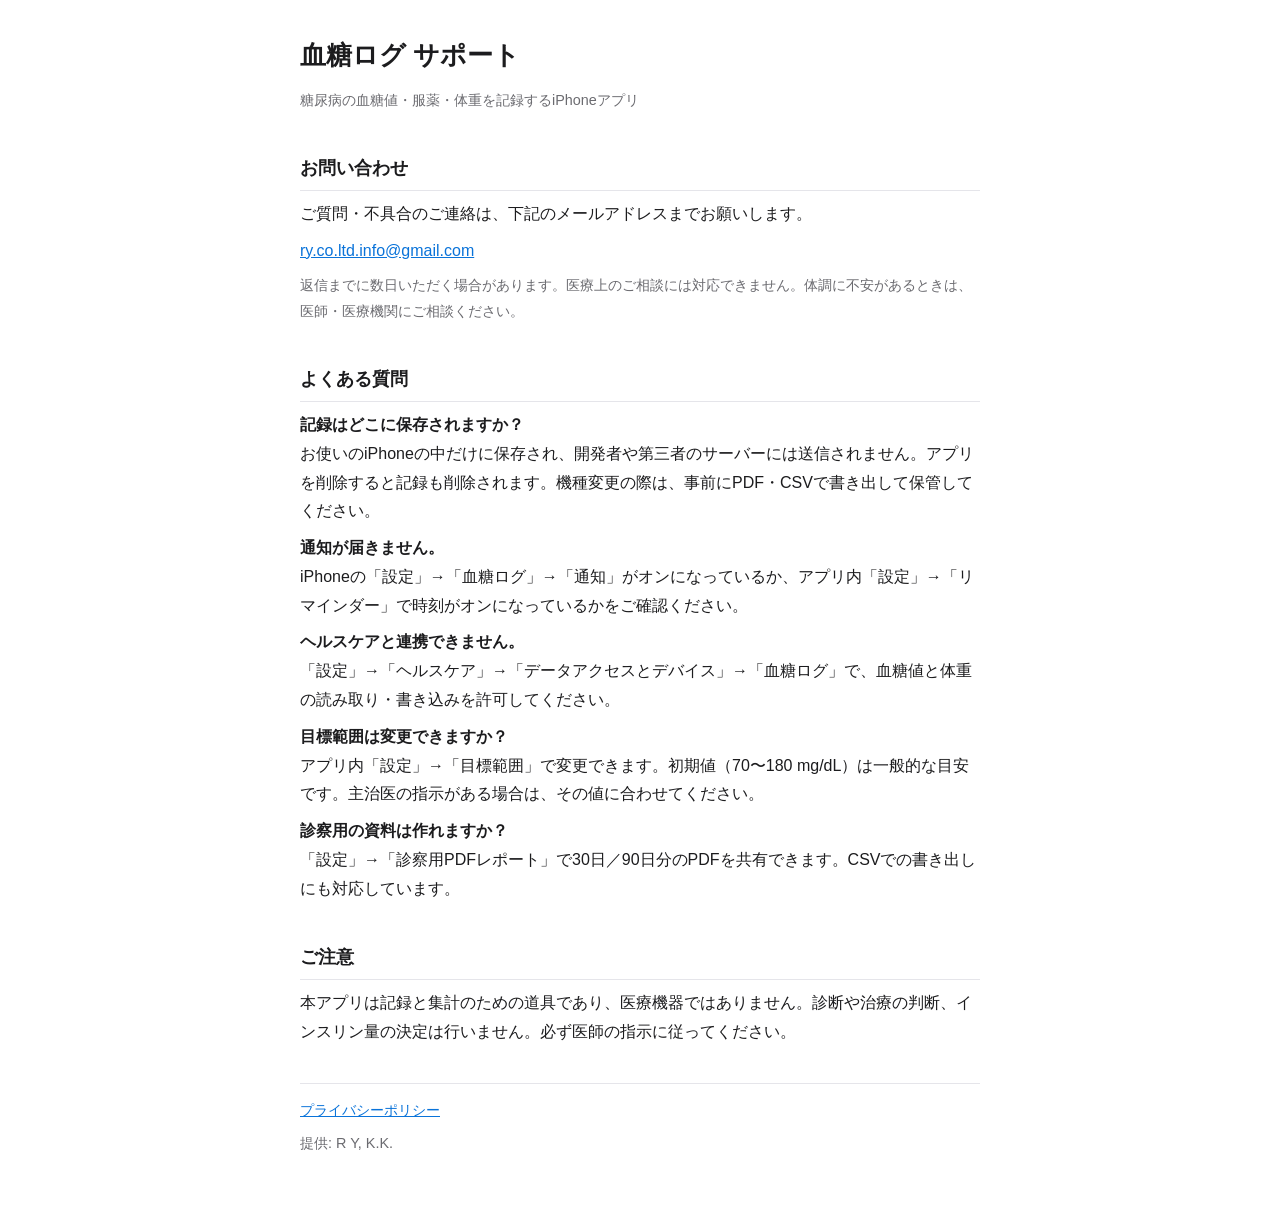
<file: index.html>
<!doctype html>
<html lang="ja">
<head>
<meta charset="utf-8">
<meta name="viewport" content="width=device-width,initial-scale=1">
<title>血糖ログ サポート</title>
<link rel="stylesheet" href="style.css">
</head>
<body>
<main>
<h1>血糖ログ サポート</h1>
<p class="sub">糖尿病の血糖値・服薬・体重を記録するiPhoneアプリ</p>

<h2>お問い合わせ</h2>
<p>ご質問・不具合のご連絡は、下記のメールアドレスまでお願いします。</p>
<p><a href="mailto:ry.co.ltd.info@gmail.com">ry.co.ltd.info@gmail.com</a></p>
<p class="sub">返信までに数日いただく場合があります。医療上のご相談には対応できません。体調に不安があるときは、医師・医療機関にご相談ください。</p>

<h2>よくある質問</h2>
<p><strong>記録はどこに保存されますか？</strong><br>お使いのiPhoneの中だけに保存され、開発者や第三者のサーバーには送信されません。アプリを削除すると記録も削除されます。機種変更の際は、事前にPDF・CSVで書き出して保管してください。</p>
<p><strong>通知が届きません。</strong><br>iPhoneの「設定」→「血糖ログ」→「通知」がオンになっているか、アプリ内「設定」→「リマインダー」で時刻がオンになっているかをご確認ください。</p>
<p><strong>ヘルスケアと連携できません。</strong><br>「設定」→「ヘルスケア」→「データアクセスとデバイス」→「血糖ログ」で、血糖値と体重の読み取り・書き込みを許可してください。</p>
<p><strong>目標範囲は変更できますか？</strong><br>アプリ内「設定」→「目標範囲」で変更できます。初期値（70〜180 mg/dL）は一般的な目安です。主治医の指示がある場合は、その値に合わせてください。</p>
<p><strong>診察用の資料は作れますか？</strong><br>「設定」→「診察用PDFレポート」で30日／90日分のPDFを共有できます。CSVでの書き出しにも対応しています。</p>

<h2>ご注意</h2>
<p>本アプリは記録と集計のための道具であり、医療機器ではありません。診断や治療の判断、インスリン量の決定は行いません。必ず医師の指示に従ってください。</p>

<nav><a href="privacy.html">プライバシーポリシー</a></nav>
<p class="sub">提供: R Y, K.K.</p>
</main>
</body>
</html>
</file>
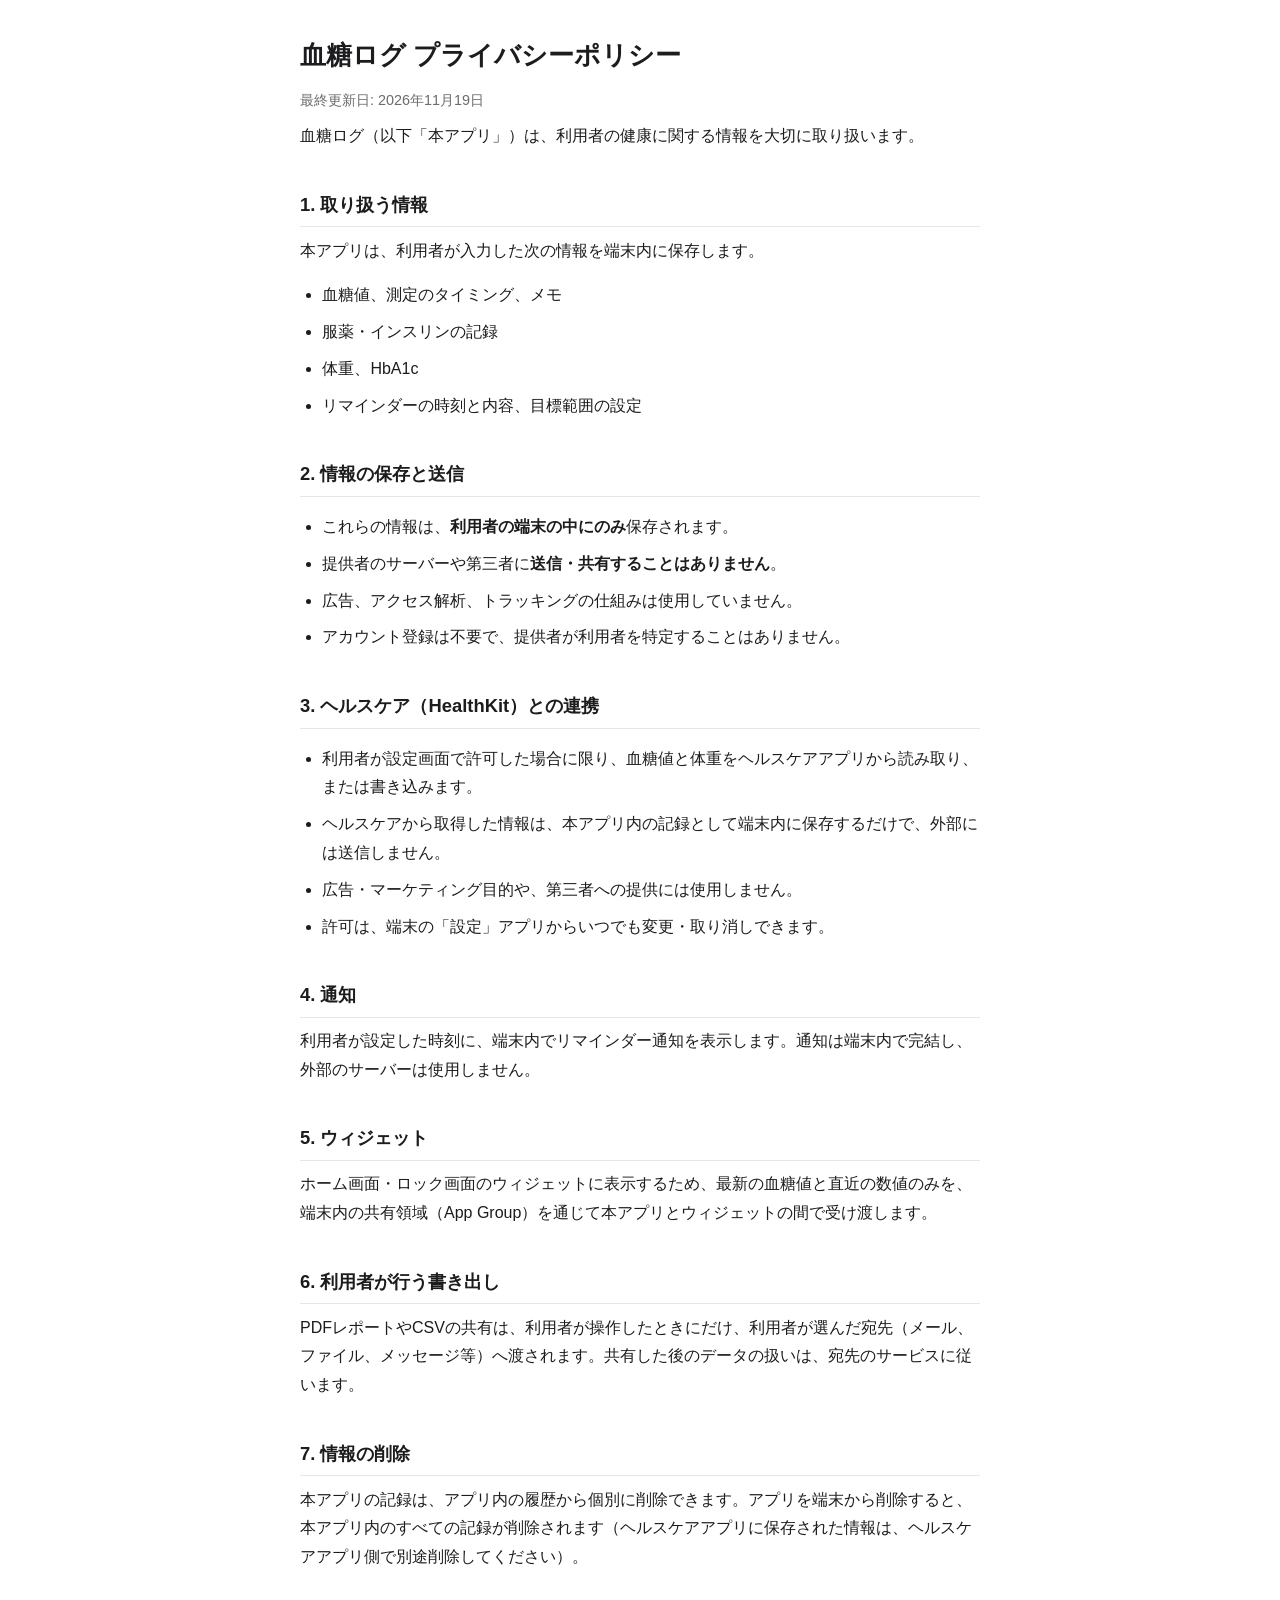
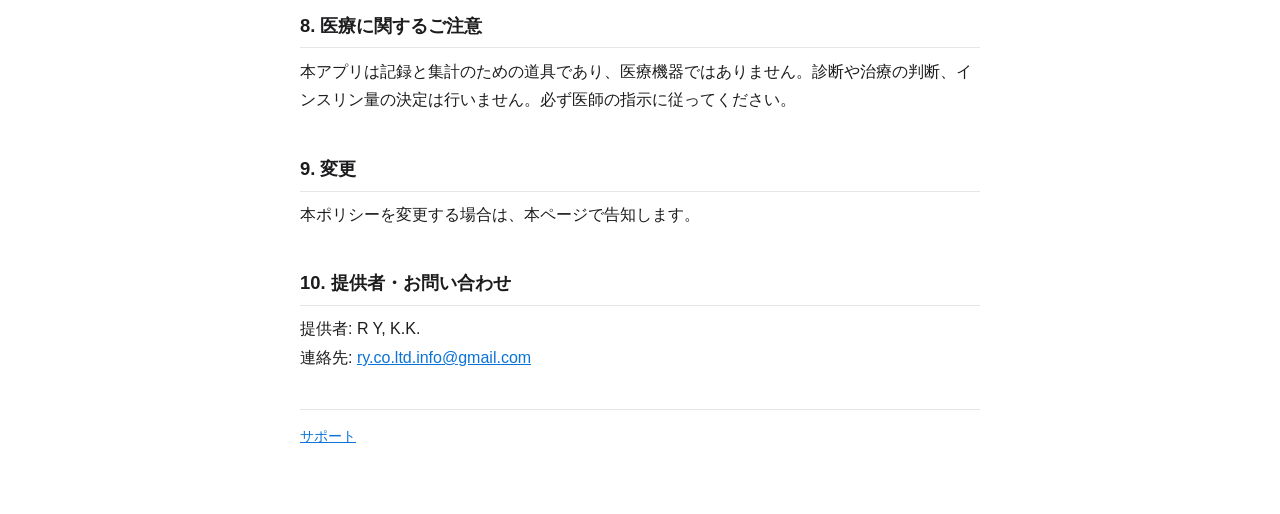
<file: privacy.html>
<!doctype html>
<html lang="ja">
<head>
<meta charset="utf-8">
<meta name="viewport" content="width=device-width,initial-scale=1">
<title>血糖ログ プライバシーポリシー</title>
<link rel="stylesheet" href="style.css">
</head>
<body>
<main>
<h1>血糖ログ プライバシーポリシー</h1>
<p class="sub">最終更新日: 2026年11月19日</p>
<p>血糖ログ（以下「本アプリ」）は、利用者の健康に関する情報を大切に取り扱います。</p>

<h2>1. 取り扱う情報</h2>
<p>本アプリは、利用者が入力した次の情報を端末内に保存します。</p>
<ul>
<li>血糖値、測定のタイミング、メモ</li>
<li>服薬・インスリンの記録</li>
<li>体重、HbA1c</li>
<li>リマインダーの時刻と内容、目標範囲の設定</li>
</ul>

<h2>2. 情報の保存と送信</h2>
<ul>
<li>これらの情報は、<strong>利用者の端末の中にのみ</strong>保存されます。</li>
<li>提供者のサーバーや第三者に<strong>送信・共有することはありません</strong>。</li>
<li>広告、アクセス解析、トラッキングの仕組みは使用していません。</li>
<li>アカウント登録は不要で、提供者が利用者を特定することはありません。</li>
</ul>

<h2>3. ヘルスケア（HealthKit）との連携</h2>
<ul>
<li>利用者が設定画面で許可した場合に限り、血糖値と体重をヘルスケアアプリから読み取り、または書き込みます。</li>
<li>ヘルスケアから取得した情報は、本アプリ内の記録として端末内に保存するだけで、外部には送信しません。</li>
<li>広告・マーケティング目的や、第三者への提供には使用しません。</li>
<li>許可は、端末の「設定」アプリからいつでも変更・取り消しできます。</li>
</ul>

<h2>4. 通知</h2>
<p>利用者が設定した時刻に、端末内でリマインダー通知を表示します。通知は端末内で完結し、外部のサーバーは使用しません。</p>

<h2>5. ウィジェット</h2>
<p>ホーム画面・ロック画面のウィジェットに表示するため、最新の血糖値と直近の数値のみを、端末内の共有領域（App Group）を通じて本アプリとウィジェットの間で受け渡します。</p>

<h2>6. 利用者が行う書き出し</h2>
<p>PDFレポートやCSVの共有は、利用者が操作したときにだけ、利用者が選んだ宛先（メール、ファイル、メッセージ等）へ渡されます。共有した後のデータの扱いは、宛先のサービスに従います。</p>

<h2>7. 情報の削除</h2>
<p>本アプリの記録は、アプリ内の履歴から個別に削除できます。アプリを端末から削除すると、本アプリ内のすべての記録が削除されます（ヘルスケアアプリに保存された情報は、ヘルスケアアプリ側で別途削除してください）。</p>

<h2>8. 医療に関するご注意</h2>
<p>本アプリは記録と集計のための道具であり、医療機器ではありません。診断や治療の判断、インスリン量の決定は行いません。必ず医師の指示に従ってください。</p>

<h2>9. 変更</h2>
<p>本ポリシーを変更する場合は、本ページで告知します。</p>

<h2>10. 提供者・お問い合わせ</h2>
<p>提供者: R Y, K.K.<br>連絡先: <a href="mailto:ry.co.ltd.info@gmail.com">ry.co.ltd.info@gmail.com</a></p>

<nav><a href="index.html">サポート</a></nav>
</main>
</body>
</html>
</file>
<file: style.css>
:root{--bg:#fff;--fg:#1c1c1e;--sub:#6b6b70;--accent:#0a73d9;--line:#e5e5ea}
@media (prefers-color-scheme:dark){:root{--bg:#111113;--fg:#f2f2f7;--sub:#a1a1a8;--accent:#4aa3ff;--line:#2c2c30}}
*{box-sizing:border-box}
body{margin:0;background:var(--bg);color:var(--fg);font:16px/1.8 -apple-system,BlinkMacSystemFont,"Hiragino Sans","Noto Sans JP",sans-serif}
main{max-width:720px;margin:0 auto;padding:32px 20px 64px}
h1{font-size:1.6rem;margin:0 0 .4em}
h2{font-size:1.15rem;margin:2em 0 .5em;padding-bottom:.3em;border-bottom:1px solid var(--line)}
p,li{margin:.5em 0}
ul{padding-left:1.4em}
a{color:var(--accent)}
.sub{color:var(--sub);font-size:.9rem}
nav{margin-top:2.5em;padding-top:1em;border-top:1px solid var(--line);font-size:.9rem}
nav a{margin-right:1.2em}
</file>
